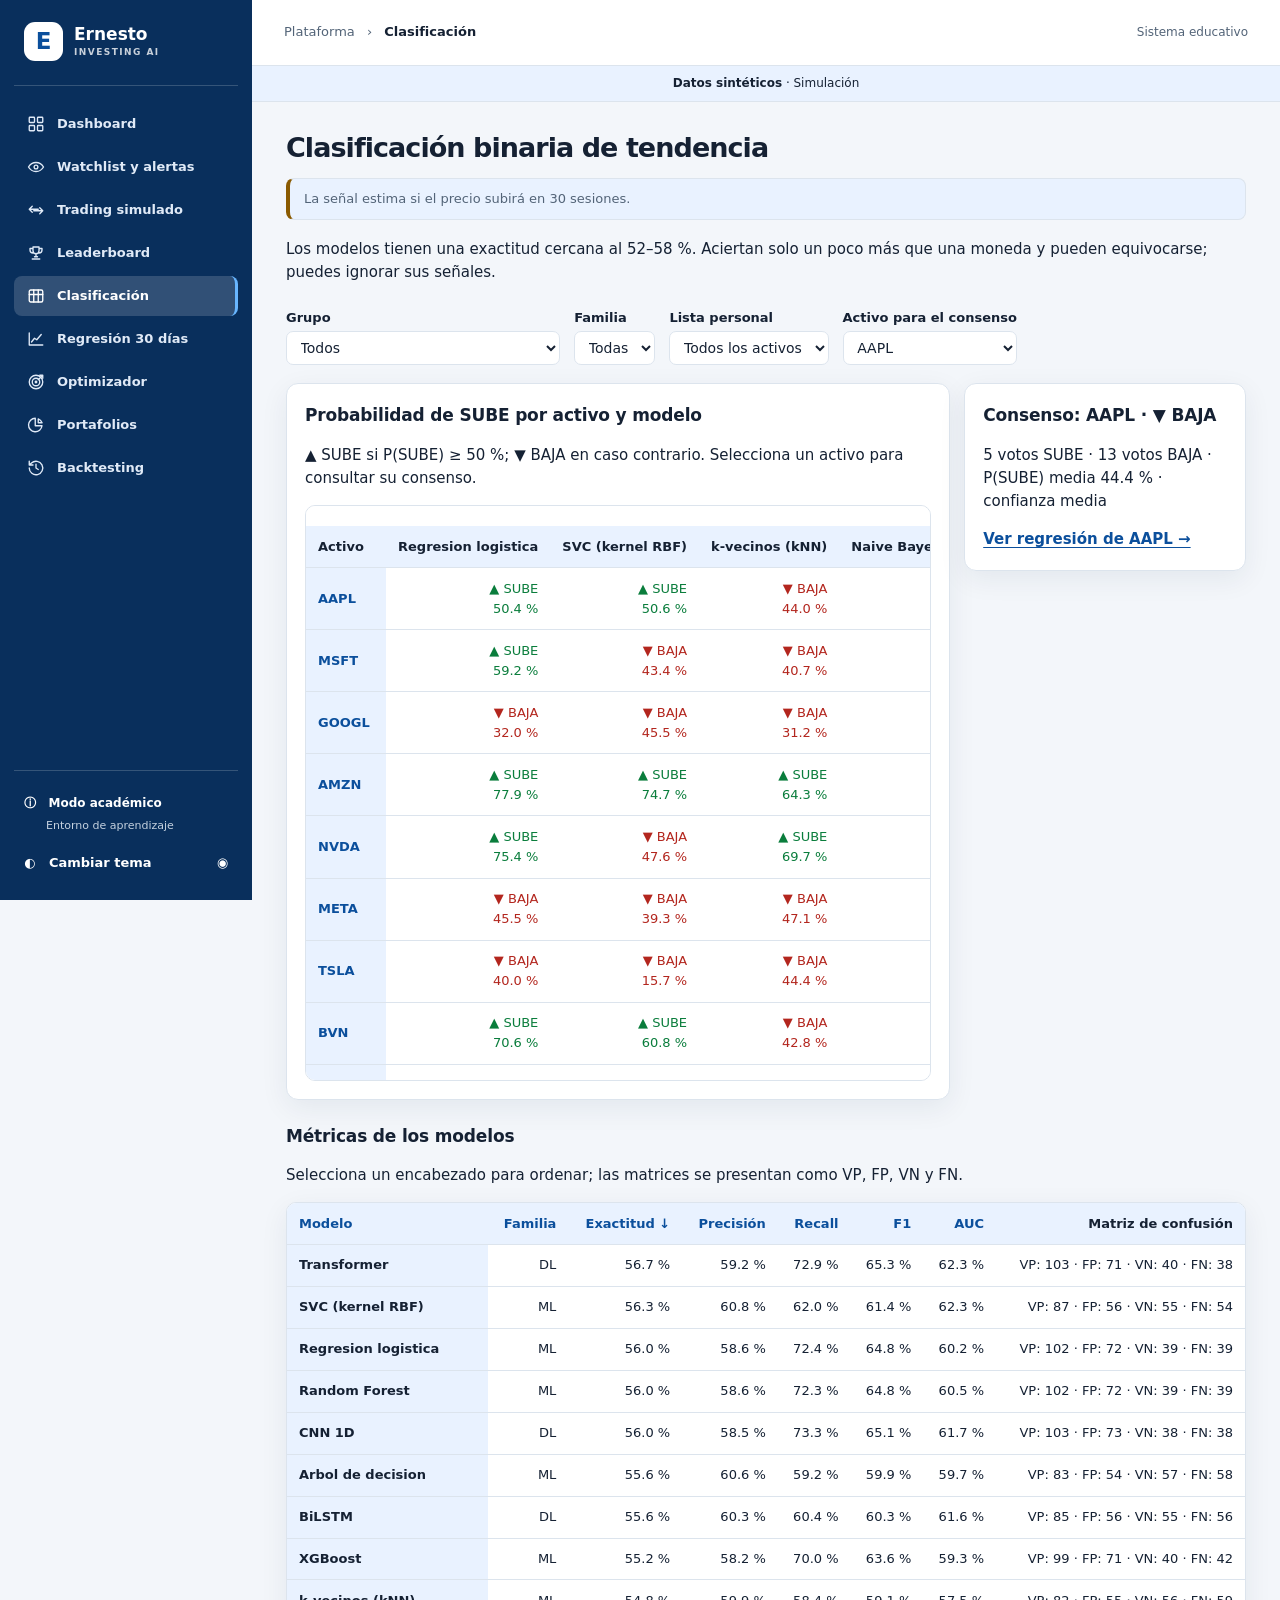
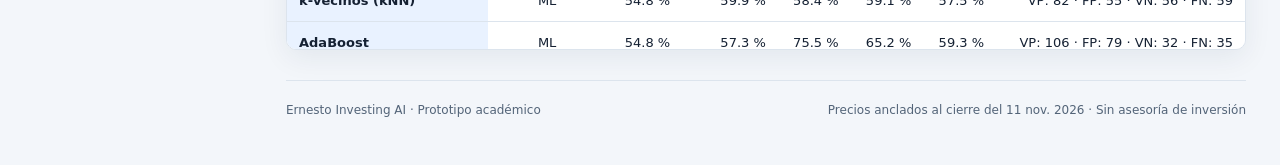
<file: clasificacion.html>
<!doctype html><html lang="es"><head><meta charset="utf-8"><meta name="viewport" content="width=device-width,initial-scale=1"><title>Clasificación · Ernesto Investing AI</title><link rel="icon" href="favicon.ico"><link rel="stylesheet" href="css/styles.css?v=20261121"></head><body data-page="clasificacion"><main><h1>Clasificación binaria de tendencia</h1><p class="aviso">La señal estima si el precio subirá en 30 sesiones.</p><p>Los modelos tienen una exactitud cercana al 52–58 %. Aciertan solo un poco más que una moneda y pueden equivocarse; puedes ignorar sus señales.</p><div class="row"><div><label for="grupo">Grupo</label><select id="grupo"><option value="">Todos</option></select></div><div><label for="familia">Familia</label><select id="familia"><option value="">Todas</option><option>ML</option><option>DL</option></select></div><div><label for="watch-only">Lista personal</label><select id="watch-only"><option value="">Todos los activos</option><option value="1">Solo watchlist</option></select></div><div><label for="activo">Activo para el consenso</label><select id="activo"></select></div></div><div class="analysis-layout"><section class="card heat-panel"><h2>Probabilidad de SUBE por activo y modelo</h2><p>▲ SUBE si P(SUBE) ≥ 50 %; ▼ BAJA en caso contrario. Selecciona un activo para consultar su consenso.</p><div class="tw" tabindex="0" aria-label="Tabla desplazable de señales"><table id="mapa"></table></div></section><section class="card" id="consenso" aria-live="polite"></section></div><h2>Métricas de los modelos</h2><p>Selecciona un encabezado para ordenar; las matrices se presentan como VP, FP, VN y FN.</p><div class="tw" tabindex="0"><table><thead><tr id="cab-metricas"></tr></thead><tbody id="metricas"></tbody></table></div><script src="js/common.js"></script><script src="js/clasificacion.js?v=20261121"></script></main></body></html>
</file>
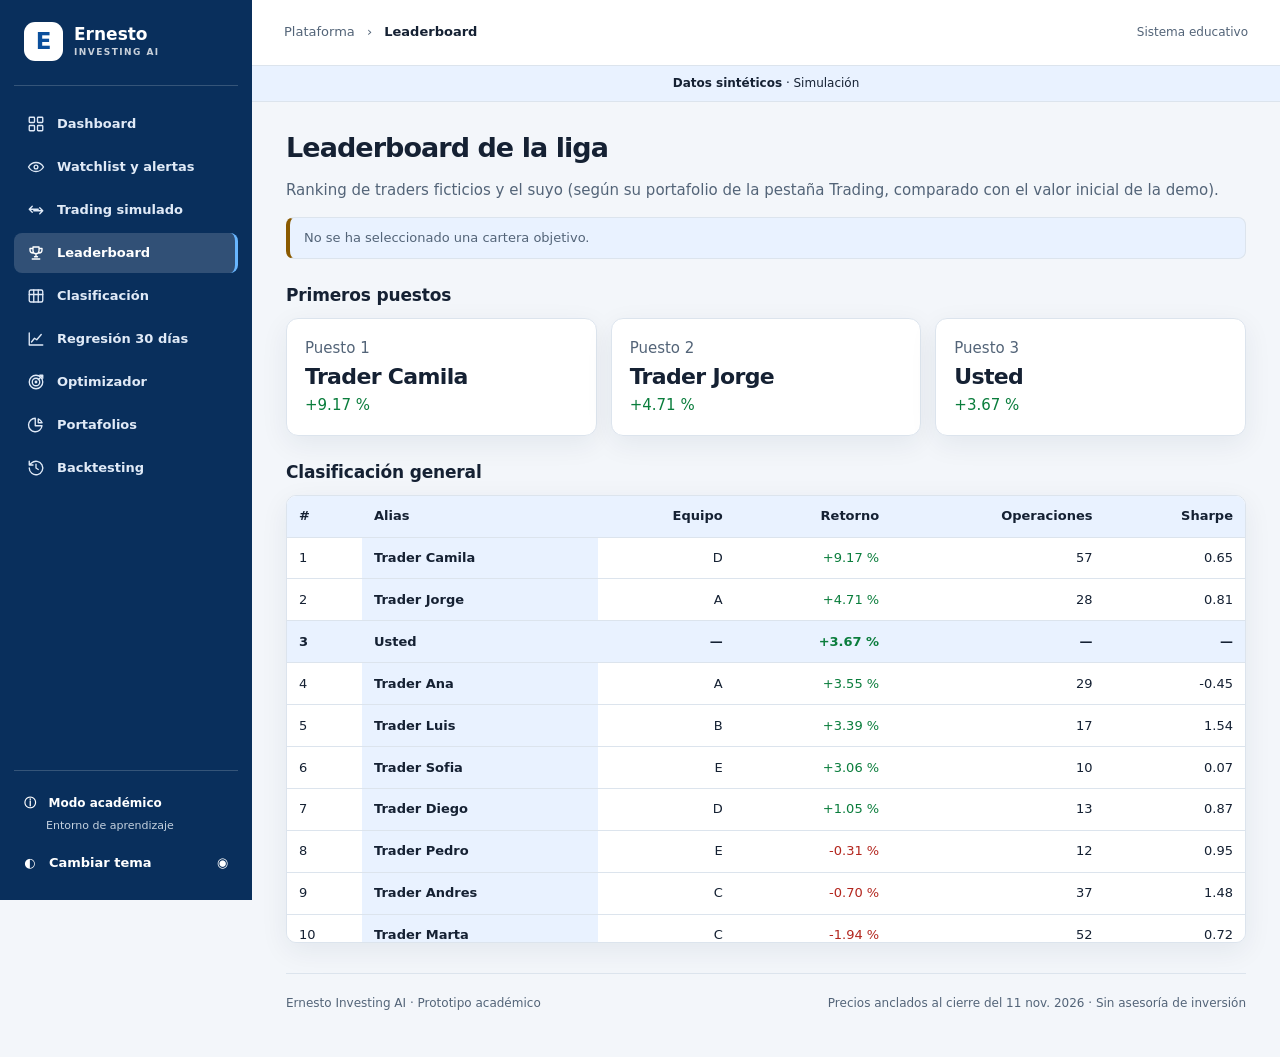
<file: leaderboard.html>
<!doctype html>
<html lang="es"><head><meta charset="utf-8"><meta name="viewport" content="width=device-width,initial-scale=1">
<title>Leaderboard · Ernesto Investing AI</title><link rel="icon" href="favicon.ico"><link rel="stylesheet" href="css/styles.css"></head>
<body data-page="leaderboard"><main>
<h1>Leaderboard de la liga</h1>
<p class="mut">Ranking de traders ficticios y el suyo (según su portafolio de la pestaña Trading, comparado con el valor inicial de la demo).</p>
<p id="nivel-elegido" class="aviso"></p>
<h2>Primeros puestos</h2><div class="grid" id="podio"></div>
<h2>Clasificación general</h2><div class="tw"><table><thead><tr><th scope="col">#</th><th scope="col" class="l">Alias</th><th scope="col">Equipo</th><th scope="col">Retorno</th><th scope="col">Operaciones</th><th scope="col">Sharpe</th></tr></thead><tbody id="tb"></tbody></table></div>
<script src="js/common.js"></script>
<script>
window.init=async()=>{ const L=await loadJSON("12_leaderboard_liga.json"), D=await loadJSON("10_dashboard_mercado.json"), w=await loadJSON("11_watchlist_alertas_portafolio_demo.json"); const S=store("eia_port")||w.portafolio_demo;
 const px=t=>D.find(d=>d.ticker===t).ultimo; const base=w.portafolio_demo.efectivo+w.portafolio_demo.posiciones.reduce((a,p)=>a+p.cantidad*p.costo,0); const nav=S.efectivo+S.posiciones.reduce((a,p)=>a+p.cantidad*px(p.ticker),0);
 $("#nivel-elegido").textContent=store("eia_nivel")?"Cartera objetivo elegida: "+store("eia_nivel")+". La clasificación refleja las posiciones realmente registradas en Trading.":"No se ha seleccionado una cartera objetivo."; const yo={alias:"Usted",equipo:"—",retorno_liga_pct:(nav/base-1)*100,operaciones:"—",sharpe:"—",yo:1}; const all=[...L,yo].sort((a,b)=>b.retorno_liga_pct-a.retorno_liga_pct);
 $("#podio").innerHTML=all.slice(0,3).map((x,i)=>`<div class="card kpi"><div class="mut">Puesto ${i+1}</div><div class="v">${x.alias}</div><div class="${fmt.cls(x.retorno_liga_pct)}">${fmt.pct(x.retorno_liga_pct)}</div></div>`).join("");
 $("#tb").innerHTML=all.map((x,i)=>`<tr ${x.yo?'class="mi-puesto"':''}><td>${i+1}</td><th scope="row" class="l">${x.alias}</th><td>${x.equipo}</td><td class="${fmt.cls(x.retorno_liga_pct)}">${fmt.pct(x.retorno_liga_pct)}</td><td>${x.operaciones}</td><td>${x.sharpe}</td></tr>`).join(""); };
</script></main></body></html>
</file>
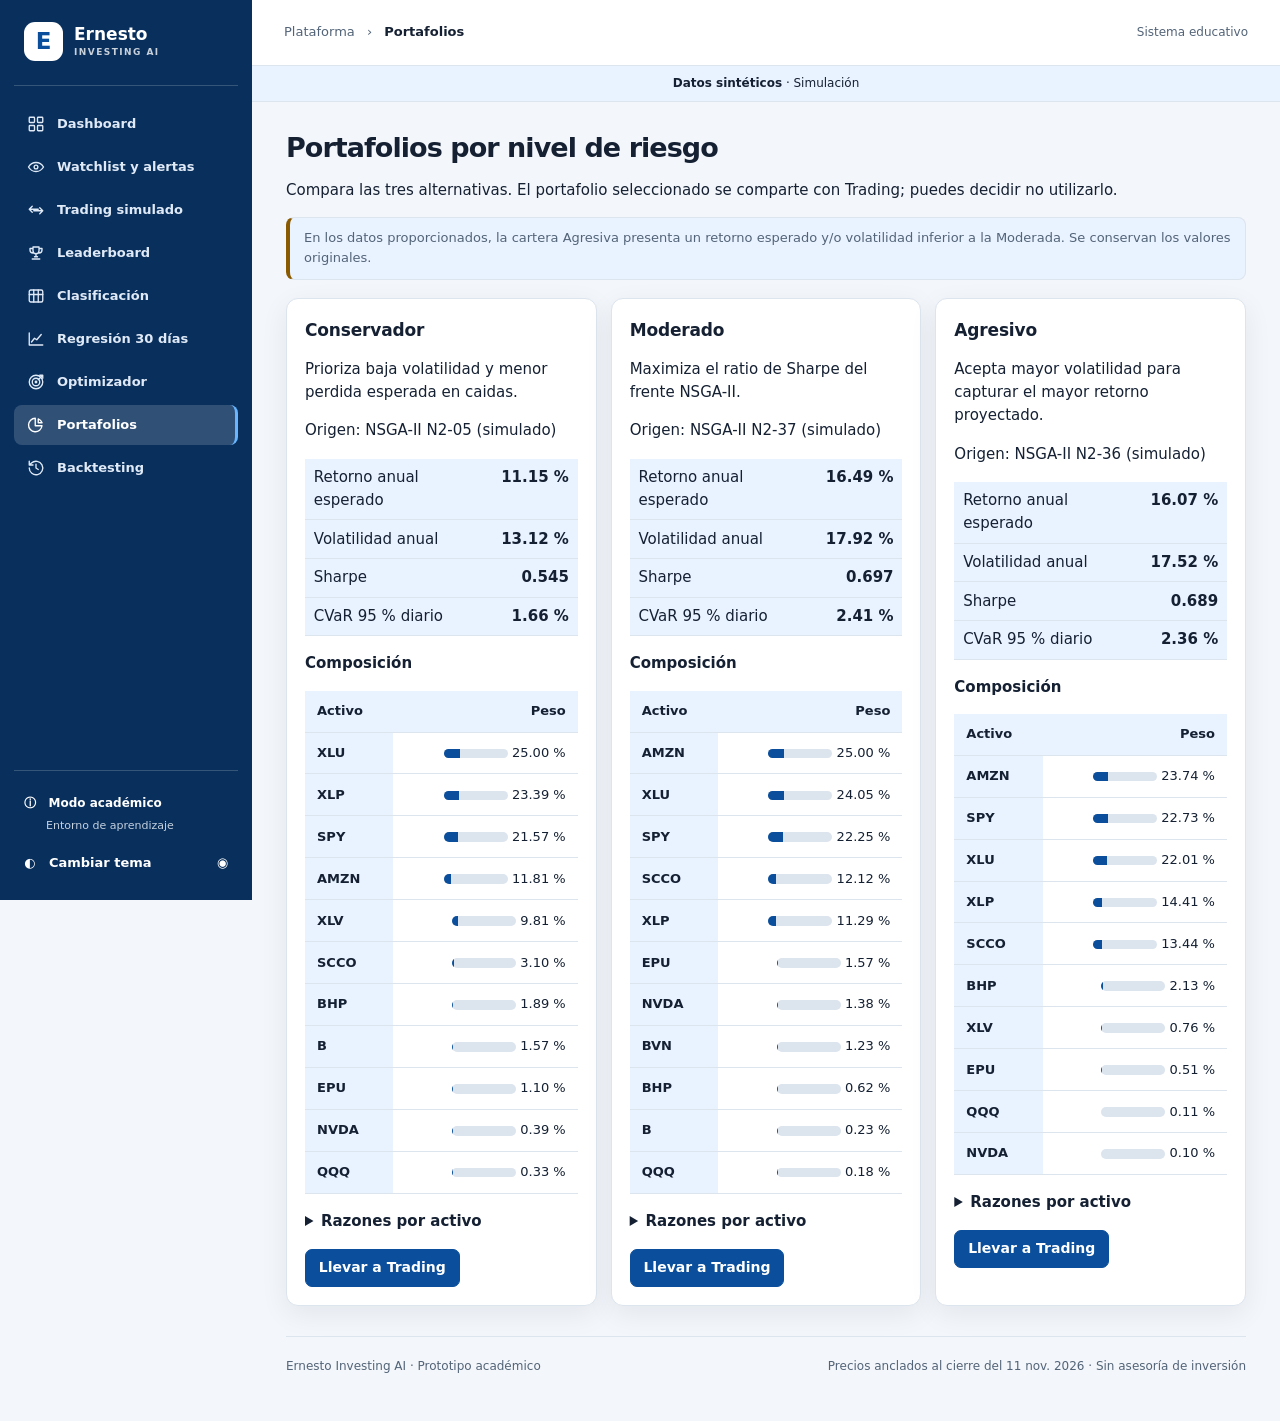
<file: portafolios.html>
<!doctype html><html lang="es"><head><meta charset="utf-8"><meta name="viewport" content="width=device-width,initial-scale=1"><title>Portafolios · Ernesto Investing AI</title><link rel="icon" href="favicon.ico"><link rel="stylesheet" href="css/styles.css"></head><body data-page="portafolios"><main><h1>Portafolios por nivel de riesgo</h1><p>Compara las tres alternativas. El portafolio seleccionado se comparte con Trading; puedes decidir no utilizarlo.</p><div id="niveles" class="grid"></div><script src="js/common.js"></script><script src="js/portafolios.js"></script></main></body></html>
</file>
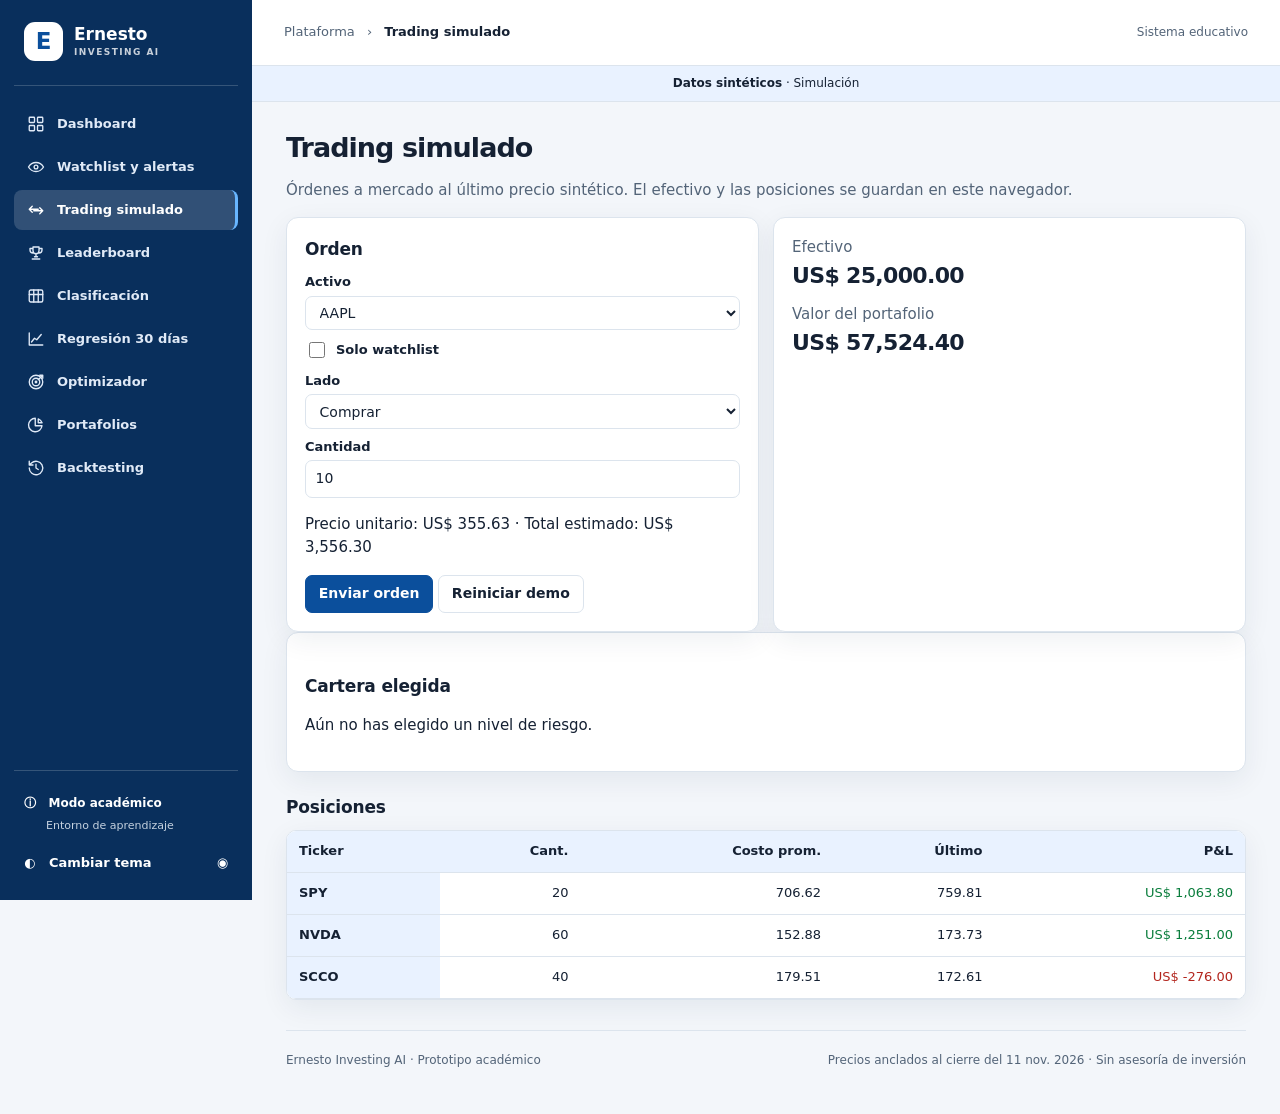
<file: trading.html>
<!doctype html>
<html lang="es"><head><meta charset="utf-8"><meta name="viewport" content="width=device-width,initial-scale=1">
<title>Trading simulado · Ernesto Investing AI</title><link rel="icon" href="favicon.ico"><link rel="stylesheet" href="css/styles.css"></head>
<body data-page="trading"><main>
<h1>Trading simulado</h1>
<p class="mut">Órdenes a mercado al último precio sintético. El efectivo y las posiciones se guardan en este navegador.</p>
<div class="grid"><div class="card"><h2 style="margin-top:0">Orden</h2><form id="f" novalidate><label for="t">Activo</label><select id="t"></select><label class="filtro-watch"><input type="checkbox" id="solo-watch"> Solo watchlist</label><label for="s">Lado</label><select id="s"><option value="C">Comprar</option><option value="V">Vender</option></select><label for="q">Cantidad</label><input id="q" type="number" min="1" step="1" value="10" aria-describedby="msg"><p id="estimado"></p><p id="msg" role="status" class="mut"></p><button class="primary" type="submit">Enviar orden</button> <button type="button" id="rs">Reiniciar demo</button></form></div>
<div class="card kpi"><div class="mut">Efectivo</div><div class="v" id="cash"></div><div class="mut" style="margin-top:.6rem">Valor del portafolio</div><div class="v" id="nav"></div></div></div>
<section class="card" id="seleccionado" aria-live="polite"></section><h2>Posiciones</h2><div class="tw"><table><thead><tr><th scope="col">Ticker</th><th scope="col">Cant.</th><th scope="col">Costo prom.</th><th scope="col">Último</th><th scope="col">P&amp;L</th></tr></thead><tbody id="tb"></tbody></table></div>
<script src="js/common.js"></script>
<script>
let D,S;
window.init=async()=>{ D=await loadJSON("10_dashboard_mercado.json"); const w=await loadJSON("11_watchlist_alertas_portafolio_demo.json"); S=store("eia_port")||JSON.parse(JSON.stringify(w.portafolio_demo)); const niveles=await loadJSON("08_portafolios_3_niveles_riesgo.json"); const elegido=niveles.niveles.find(x=>x.nivel===store("eia_nivel")); $("#seleccionado").innerHTML=elegido?`<h2>Cartera elegida: ${elegido.nivel}</h2><p>Composición objetivo simulada; las órdenes se ejecutan manualmente.</p><ul>${Object.entries(elegido.pesos).map(([t,w])=>`<li>${t}: ${fmt.n(w*100)} %</li>`).join("")}</ul>`:"<h2>Cartera elegida</h2><p>Aún no has elegido un nivel de riesgo.</p>";
 conectarFiltroActivos($("#t"),$("#solo-watch"),D.map(d=>d.ticker),await listaPersonal(),()=>{store("eia_activo",$("#t").value);estimar()}); $("#q").oninput=()=>{ $("#msg").textContent=""; $("#q").removeAttribute("aria-invalid"); estimar() }; $("#f").onsubmit=e=>{e.preventDefault();orden()}; $("#rs").onclick=()=>{S=JSON.parse(JSON.stringify(w.portafolio_demo));store("eia_port",S);render("Demo reiniciada.")}; render(); };
const px=t=>D.find(d=>d.ticker===t).ultimo;
function estimar(){ const precio=px($("#t").value), cantidad=Number($("#q").value); $("#estimado").textContent="Precio unitario: "+fmt.usd(precio)+(Number.isSafeInteger(cantidad)&&cantidad>0?" · Total estimado: "+fmt.usd(cantidad*precio):""); }
function orden(){ const t=$("#t").value,q=Number($("#q").value),lado=$("#s").value; if(!Number.isSafeInteger(q)||q<1) return render("Ingrese una cantidad entera mayor o igual a 1.",1); const p=px(t),pos=S.posiciones.find(x=>x.ticker===t);
 if(lado==="C"){ if(q*p>S.efectivo) return render("Efectivo insuficiente para esa orden.",1); S.efectivo-=q*p; if(pos){pos.costo=(pos.costo*pos.cantidad+q*p)/(pos.cantidad+q);pos.cantidad+=q}else S.posiciones.push({ticker:t,cantidad:q,costo:p}); }
 else{ if(!pos||pos.cantidad<q) return render("No tiene esa cantidad para vender.",1); pos.cantidad-=q; S.efectivo+=q*p; S.posiciones=S.posiciones.filter(x=>x.cantidad>0); }
 store("eia_port",S); render(`Orden ejecutada: ${lado==="C"?"compra":"venta"} de ${q} ${t} a ${fmt.usd(p)}.`); }
function render(msg,err){ $("#msg").textContent=msg||""; $("#msg").className=err?"err":"mut"; $("#q").setAttribute("aria-invalid",err?"true":"false"); let nav=S.efectivo;
 $("#tb").innerHTML=S.posiciones.map(x=>{const p=px(x.ticker),pl=(p-x.costo)*x.cantidad;nav+=p*x.cantidad;return `<tr><th scope="row">${x.ticker}</th><td>${x.cantidad}</td><td>${fmt.n(x.costo)}</td><td>${fmt.n(p)}</td><td class="${fmt.cls(pl)}">${fmt.usd(pl)}</td></tr>`}).join(""); $("#cash").textContent=fmt.usd(S.efectivo); $("#nav").textContent=fmt.usd(nav); }
</script></main></body></html>
</file>
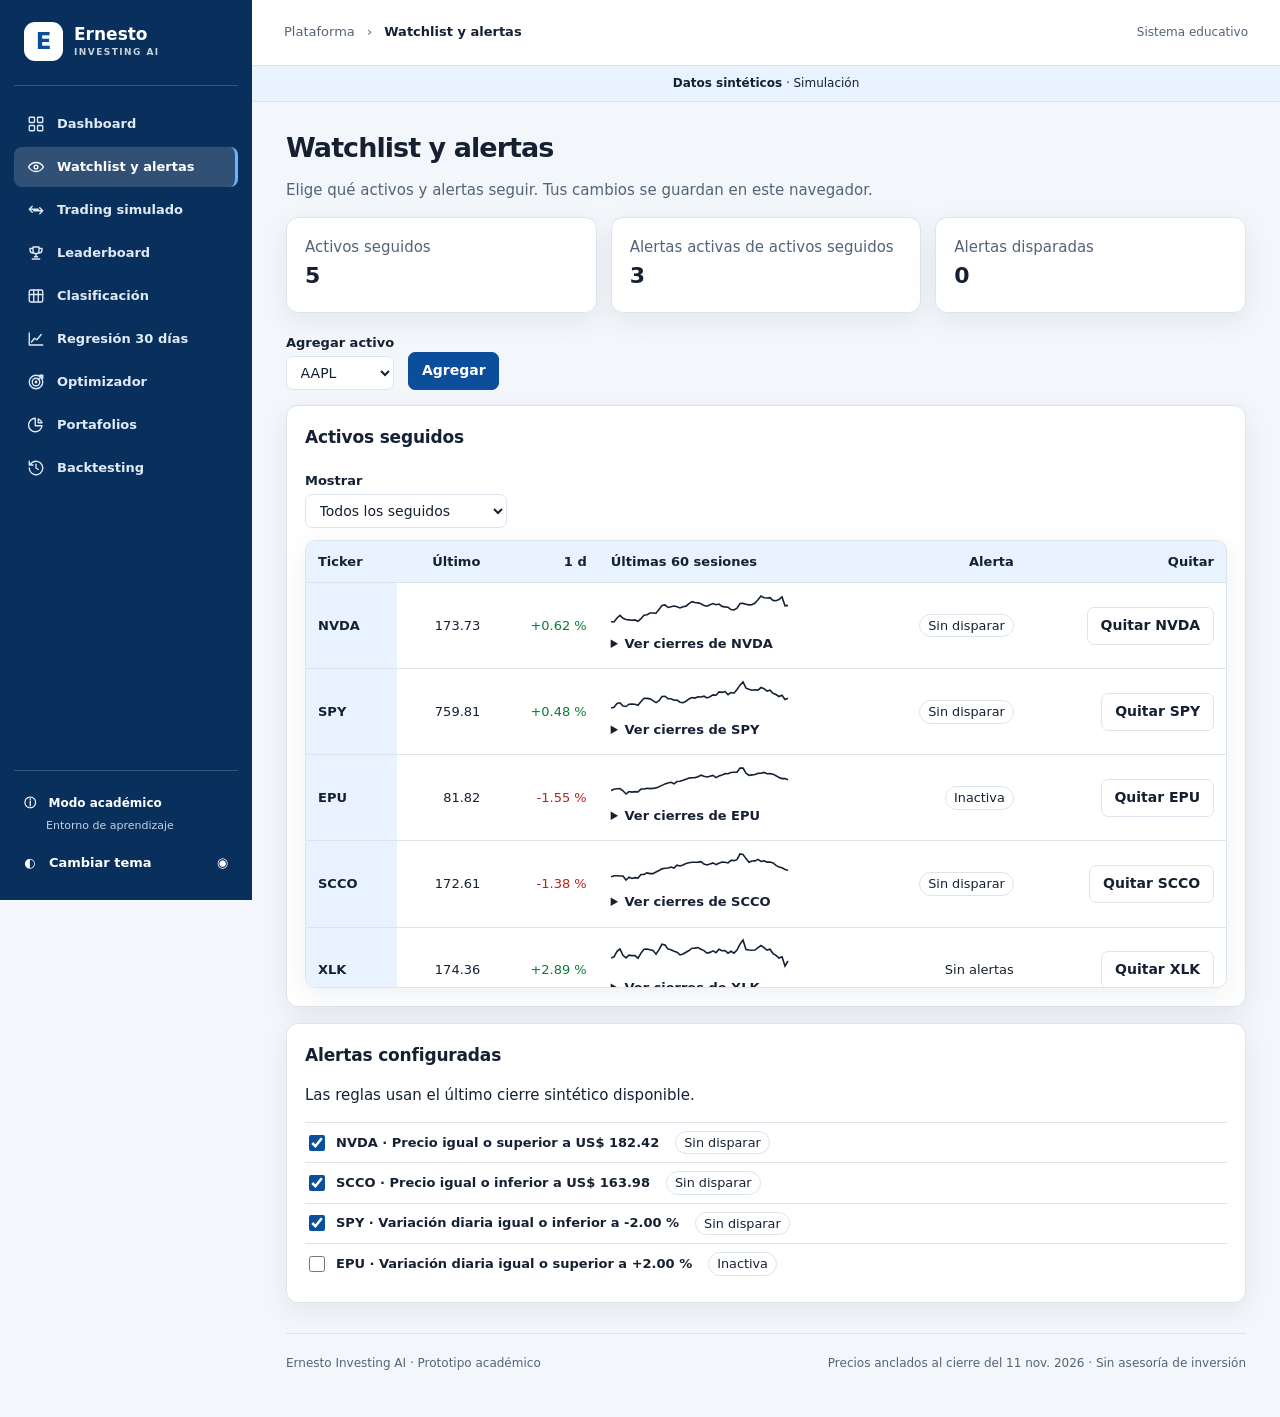
<file: watchlist.html>
<!doctype html>
<html lang="es"><head><meta charset="utf-8"><meta name="viewport" content="width=device-width,initial-scale=1">
<title>Watchlist y alertas · Ernesto Investing AI</title><link rel="icon" href="favicon.ico"><link rel="stylesheet" href="css/styles.css"></head>
<body data-page="watchlist"><main>
<h1>Watchlist y alertas</h1>
<p class="mut">Elige qué activos y alertas seguir. Tus cambios se guardan en este navegador.</p>
<div class="grid" id="resumen-watch"></div>
<div class="row"><div><label for="add">Agregar activo</label><select id="add"></select></div><button id="bt" class="primary" type="button">Agregar</button></div>
<p id="estado-watch" role="status"></p>
<section class="card"><h2>Activos seguidos</h2>
<div class="row"><div><label for="ver-watch">Mostrar</label><select id="ver-watch"><option value="">Todos los seguidos</option><option value="disparadas">Con alertas disparadas</option></select></div></div>
<div class="tw" tabindex="0" role="region" aria-label="Activos seguidos"><table><thead><tr><th scope="col">Ticker</th><th scope="col">Último</th><th scope="col">1 d</th><th scope="col" class="l">Últimas 60 sesiones</th><th scope="col">Alerta</th><th scope="col">Quitar</th></tr></thead><tbody id="tb"></tbody></table></div></section>
<section class="card chart-panel"><h2>Alertas configuradas</h2><p>Las reglas usan el último cierre sintético disponible.</p><ul id="al" class="alertas-lista"></ul></section>
<script src="js/common.js"></script>
<script src="js/watchlist.js"></script></main></body></html>
</file>
<file: css/styles.css>
:root{--bg:#f6f8fb;--panel:#fff;--fg:#14202e;--mut:#4d5b6b;--bd:#d3dce6;--ac:#0b4f9c;--ac2:#0a7d5a;--up:#0a7d3c;--dn:#b3261e;--warn:#8a5a00;--hl:#e8f1fb}
:root[data-theme="dark"]{--bg:#0e141b;--panel:#17202b;--fg:#e9eff5;--mut:#aab7c4;--bd:#2c3a49;--ac:#7db7ff;--ac2:#52d1a2;--up:#52d18a;--dn:#ff8a80;--warn:#ffcc66;--hl:#1e2c3d}
@media (prefers-color-scheme:dark){:root:not([data-theme="light"]){--bg:#0e141b;--panel:#17202b;--fg:#e9eff5;--mut:#aab7c4;--bd:#2c3a49;--ac:#7db7ff;--ac2:#52d1a2;--up:#52d18a;--dn:#ff8a80;--warn:#ffcc66;--hl:#1e2c3d}}
*{box-sizing:border-box}
body{margin:0;background:var(--bg);color:var(--fg);font:16px/1.55 system-ui,Segoe UI,Roboto,Arial,sans-serif}
.skip{position:absolute;left:-999px;top:0;background:var(--ac);color:#fff;padding:.6rem 1rem;z-index:99}.skip:focus{left:8px;top:8px}
header.top{background:var(--panel);border-bottom:1px solid var(--bd);position:sticky;top:0;z-index:20}
.bar{max-width:78rem;margin:0 auto;padding:.5rem 1rem;display:flex;gap:1rem;align-items:center;flex-wrap:wrap}
.brand{font-weight:700;font-size:1.1rem;color:var(--fg);text-decoration:none}.brand span{color:var(--ac)}
nav ul{list-style:none;margin:0;padding:0;display:flex;gap:.25rem;flex-wrap:wrap}
nav a{display:block;padding:.45rem .7rem;border-radius:8px;color:var(--fg);text-decoration:none;border:1px solid transparent;font-size:.95rem}
nav a:hover{background:var(--hl)}nav a[aria-current="page"]{background:var(--ac);color:#fff}
nav a.nuevo::after{content:" ★";color:var(--warn)}
nav a[aria-current="page"].nuevo::after{color:#fff}
.sp{flex:1}
button,.btn{font:inherit;border:1px solid var(--bd);background:var(--panel);color:var(--fg);padding:.45rem .8rem;border-radius:8px;cursor:pointer}
button:hover{background:var(--hl)}button.primary{background:var(--ac);color:#fff;border-color:var(--ac)}
:focus-visible{outline:3px solid var(--ac);outline-offset:2px}
main{max-width:78rem;margin:0 auto;padding:1rem 1rem 3rem}
h1{font-size:1.55rem;margin:.5rem 0}h2{font-size:1.15rem;margin:1.2rem 0 .5rem}
.aviso{background:var(--hl);border:1px solid var(--bd);border-left:4px solid var(--warn);padding:.6rem .9rem;border-radius:8px;color:var(--mut);font-size:.92rem}
.grid{display:grid;gap:1rem;grid-template-columns:repeat(auto-fit,minmax(15rem,1fr))}
.card{background:var(--panel);border:1px solid var(--bd);border-radius:12px;padding:1rem}
.kpi .v{font-size:1.6rem;font-weight:700}.up{color:var(--up)}.dn{color:var(--dn)}.mut{color:var(--mut)}
table{width:100%;border-collapse:collapse;background:var(--panel);font-size:.93rem}
th,td{padding:.45rem .6rem;border-bottom:1px solid var(--bd);text-align:right}th:first-child,td:first-child,td.l,th.l{text-align:left}
th{background:var(--hl);position:sticky;top:0}
.tw{overflow:auto;max-height:28rem;border:1px solid var(--bd);border-radius:10px}
label{display:block;font-weight:600;margin:.5rem 0 .2rem}
input,select{font:inherit;padding:.45rem .6rem;border:1px solid var(--bd);border-radius:8px;background:var(--panel);color:var(--fg);width:100%;max-width:20rem}
.row{display:flex;gap:1rem;flex-wrap:wrap;align-items:end}
.chart{height:22rem;width:100%}
.stub{border:2px dashed var(--ac);border-radius:12px;padding:1rem;background:var(--panel)}
pre{background:var(--hl);padding:.8rem;border-radius:8px;overflow:auto;font-size:.85rem;max-width:100%}.stub,.card{min-width:0}main{overflow-wrap:anywhere}
.tag{display:inline-block;padding:.05rem .5rem;border-radius:999px;border:1px solid var(--bd);font-size:.8rem}
.err{color:var(--dn);font-weight:600}
@media (max-width:640px){main{padding:.75rem}.chart{height:18rem}}
.modelos{display:flex;gap:.5rem 1rem;flex-wrap:wrap}.modelos label{font-weight:400}.modelos input[type=checkbox]{width:auto}.chart{min-width:0}.tw th button{white-space:nowrap}.tw{max-width:100%}details{margin:1rem 0}summary{cursor:pointer;font-weight:600}

.peso-barra{display:inline-block;width:5rem;height:.6rem;background:var(--bd);border-radius:1rem;overflow:hidden;vertical-align:middle}.peso-barra span{display:block;height:100%;background:var(--ac)}

:root[data-theme="dark"] nav a[aria-current="page"],:root[data-theme="dark"] button.primary{color:#0e141b}
@media (prefers-color-scheme:dark){:root:not([data-theme="light"]) nav a[aria-current="page"],:root:not([data-theme="light"]) button.primary{color:#0e141b}}
@media(max-width:640px){header.top{position:static}.bar{gap:.4rem}nav a{padding:.35rem .45rem;font-size:.88rem}}

:root[data-theme="dark"] .skip{color:#0e141b}@media(prefers-color-scheme:dark){:root:not([data-theme="light"]) .skip{color:#0e141b}}

/* Sistema visual adaptado de la exportación de Figma Make. */
:root{--bg:#f3f6fa;--panel:#fff;--fg:#152133;--mut:#536478;--bd:#dce4ed;--ac:#0b4f9c;--hl:#e9f2ff;--shadow:0 8px 28px rgba(20,46,77,.07);--sidebar:#092f5c}
:root[data-theme="dark"]{--bg:#0d1929;--panel:#142338;--fg:#eef5fc;--mut:#b8c7d7;--bd:#38516d;--ac:#91c9ff;--hl:#20344d;--shadow:0 10px 32px rgba(0,0,0,.2);--sidebar:#081d35}
@media(prefers-color-scheme:dark){:root:not([data-theme="light"]){--bg:#0d1929;--panel:#142338;--fg:#eef5fc;--mut:#b8c7d7;--bd:#38516d;--ac:#91c9ff;--hl:#20344d;--shadow:0 10px 32px rgba(0,0,0,.2);--sidebar:#081d35}}
body{font-family:Manrope,system-ui,'Segoe UI',sans-serif;font-size:15px;line-height:1.55;min-height:100vh}
header.top{position:fixed;inset:0 auto 0 0;width:252px;z-index:40;background:var(--sidebar);color:#fff;border:0;overflow:auto}
.bar{min-height:100%;max-width:none;margin:0;padding:22px 14px 16px;display:flex;align-items:stretch;gap:0;flex-direction:column;flex-wrap:nowrap}
.brand{display:flex;align-items:center;gap:11px;color:#fff;text-decoration:none;padding:0 10px 24px;border-bottom:1px solid rgba(255,255,255,.18)}
.brand .brand-mark{width:39px;height:39px;display:grid;place-items:center;border-radius:11px;background:#fff;color:#0b4f9c;font-size:23px;font-weight:800;flex:none}
.brand .brand-name{color:#fff;line-height:1.1}.brand-name strong,.brand-name small{display:block}.brand-name strong{font-size:17px}.brand-name small{font-size:9px;letter-spacing:.16em;opacity:.78;margin-top:5px}
nav[aria-label="Módulos del sistema"]{padding:18px 0;flex:1}nav ul{display:flex;flex-direction:column;gap:3px;flex-wrap:nowrap}
nav a{display:flex;align-items:center;gap:12px;padding:11px 13px;color:#e0eaf7;border:0;border-radius:8px;font-size:13px;font-weight:600;line-height:1.25}
nav a svg{flex:none}nav a:hover,nav a:focus-visible{background:rgba(255,255,255,.1);color:#fff}nav a[aria-current="page"]{background:rgba(255,255,255,.16);color:#fff;border-right:3px solid #68b6ff}
:root[data-theme="dark"] nav a[aria-current="page"]{color:#fff}@media(prefers-color-scheme:dark){:root:not([data-theme="light"]) nav a[aria-current="page"]{color:#fff}}
.sidebar-foot{border-top:1px solid rgba(255,255,255,.18);padding-top:15px}.academic{padding:8px 10px;color:#fff}.academic strong,.academic small{display:block}.academic strong{font-size:12px}.academic small{font-size:11px;color:#c4d1df;margin:4px 0 0 22px}
#tema{width:100%;text-align:left;border:0;background:transparent;color:#fff;font-size:13px;padding:11px 10px}#tema:hover{background:rgba(255,255,255,.1)}#tema span{float:right}
.topbar{height:66px;margin-left:252px;background:var(--panel);border-bottom:1px solid var(--bd);display:flex;align-items:center;padding:0 32px;gap:14px}.breadcrumb{color:var(--mut);font-size:13px}.breadcrumb strong{color:var(--fg)}.breadcrumb span{margin:0 8px}.topbar-context{margin-left:auto;color:var(--mut);font-size:12px}
.site-disclaimer{margin-left:252px;display:flex;justify-content:center;align-items:center;gap:4px;background:var(--hl);color:var(--fg);border-bottom:1px solid var(--bd);padding:8px 20px;font-size:12px;text-align:center}
body>main{max-width:1580px;margin:0 0 0 252px;padding:30px 34px 45px;min-height:calc(100vh - 102px)}
h1{font-size:27px;letter-spacing:-.035em;line-height:1.2;margin:0 0 10px}h2{font-size:17px;letter-spacing:-.01em;margin:1.4rem 0 .6rem}h3{font-size:15px}.card{padding:18px;border-radius:12px;box-shadow:var(--shadow)}.grid{gap:14px}.kpi .v{font-size:22px;letter-spacing:-.03em}
button,.btn{border-radius:7px;font-size:14px;font-weight:600}button.primary{background:#0b4f9c;color:#fff;border-color:#0b4f9c}:root[data-theme="dark"] button.primary{background:#9acaff;color:#10243b;border-color:#9acaff}@media(prefers-color-scheme:dark){:root:not([data-theme="light"]) button.primary{background:#9acaff;color:#10243b;border-color:#9acaff}}
.aviso{border-left:4px solid var(--warn);font-size:13px;padding:10px 14px;margin:14px 0 18px}.row{gap:14px;margin:12px 0}.tw{box-shadow:var(--shadow);background:var(--panel)}table{font-size:13px}th,td{padding:.65rem .75rem}th{z-index:1}input,select{border-radius:7px;max-width:100%;font-size:14px}label{font-size:13px}.chart{height:24rem}
.site-footer{border-top:1px solid var(--bd);display:flex;justify-content:space-between;gap:12px;color:var(--mut);font-size:12px;padding:20px 0 0;margin-top:30px}.cierre-aviso{margin-top:2rem}
.menu-open,.menu-close,.mobile-brand,.nav-scrim{display:none}
:focus-visible{outline:3px solid #df9800;outline-offset:2px}.skip{position:fixed;background:var(--panel);color:var(--fg);left:-9999px;border-radius:8px}.skip:focus{left:12px;top:12px;z-index:100}:root[data-theme="dark"] .skip{color:var(--fg)}
@media(max-width:1100px) and (min-width:801px){header.top{width:215px}.topbar,.site-disclaimer{margin-left:215px}body>main{margin-left:215px}}
@media(max-width:800px){header.top{width:260px;position:fixed;transform:translateX(-105%);visibility:hidden;transition:transform .2s,visibility .2s;box-shadow:10px 0 35px rgba(0,0,0,.25)}header.top.is-open{transform:translateX(0);visibility:visible}.bar{position:relative}.menu-close{display:block;position:absolute;top:22px;right:17px;border:0;background:transparent;color:#fff;font-size:19px}.menu-open{display:block;background:transparent;border:0;padding:7px;color:var(--fg);font-size:20px}.mobile-brand{display:flex;align-items:center;gap:8px;font-weight:700;font-size:13px}.mobile-brand b{display:grid;place-items:center;width:27px;height:27px;border-radius:7px;background:#0b4f9c;color:#fff}.breadcrumb{display:none}.topbar{height:60px;padding:0 16px;margin-left:0}.site-disclaimer{margin-left:0;padding:8px 12px}.topbar-context{font-size:11px}body>main{margin:0;padding:24px 18px 38px}.nav-scrim:not([hidden]){display:block;position:fixed;inset:0;z-index:35;background:rgba(4,15,28,.58);border:0;border-radius:0}.chart{height:20rem}}
@media(max-width:480px){body>main{padding:22px 15px 35px}h1{font-size:23px}.card{padding:14px}.site-footer{flex-direction:column}.site-disclaimer{font-size:11px}.site-disclaimer strong{display:inline}.chart{height:18rem}.grid{grid-template-columns:minmax(0,1fr)}}

.analysis-layout{display:grid;grid-template-columns:minmax(0,1.65fr) minmax(250px,.7fr);align-items:start;gap:14px;margin:18px 0}.analysis-layout .card>h2:first-child,.chart-panel>h2:first-child{margin-top:0}.heat-panel .tw{box-shadow:none}.analysis-layout .tw{max-height:36rem}.analysis-layout #detalle table{font-size:13px}.analysis-layout #detalle{max-height:34rem;overflow:auto}.chart-panel{margin:16px 0}.analysis-layout .chart-panel{margin:0}.analysis-layout #consenso{position:sticky;top:14px}.tw table th button{border:0;background:transparent;color:var(--ac);padding:0;font-size:inherit}@media(max-width:800px){.analysis-layout{grid-template-columns:minmax(0,1fr)}.analysis-layout #consenso{position:static;grid-row:1}}

/* La matriz tiene muchos modelos: conserva columnas legibles y se desplaza dentro del panel. */
#mapa{width:max-content;min-width:100%}
#mapa th,#mapa td{min-width:8rem;overflow-wrap:normal;white-space:normal}
#mapa th:first-child,#mapa td:first-child{min-width:5rem}

/* Enlaces legibles en ambos temas, incluidos los paneles y tablas. */
main a{color:var(--ac);text-underline-offset:3px;font-weight:600}main a:hover{text-decoration-thickness:2px}

.page-heading{display:flex;justify-content:space-between;align-items:center;gap:12px;flex-wrap:wrap;margin-bottom:14px}
.page-heading h1{margin:0}
.filtro-watch{display:flex;gap:.5rem;align-items:center;margin:.6rem 0}
input[type="checkbox"]{width:auto;min-width:1rem;min-height:1rem;accent-color:var(--ac)}
.alertas-lista{list-style:none;padding:0;margin:0}
.alertas-lista li{display:flex;align-items:center;flex-wrap:wrap;gap:.4rem 1rem;padding:.5rem 0;border-top:1px solid var(--bd)}
.alertas-lista label{display:flex;gap:.5rem;align-items:center;margin:0}
.mi-puesto>*,.mi-puesto>th{background:var(--hl);font-weight:700}
[data-page="watchlist"] td details{margin:.25rem 0}
[data-page="watchlist"] td details tbody th{position:static}
[data-page="watchlist"] .card h2:first-child{margin-top:0}
#niveles>.card h2{margin-top:0}
#niveles dl{display:grid;grid-template-columns:1fr auto;gap:0;margin:1rem 0}
#niveles dt,#niveles dd{padding:.45rem .55rem;margin:0;background:var(--hl);border-bottom:1px solid var(--bd)}
#niveles dd{text-align:right;font-weight:700;white-space:nowrap}
#niveles .peso-barra{width:clamp(2rem,5vw,5rem)}
</file>
